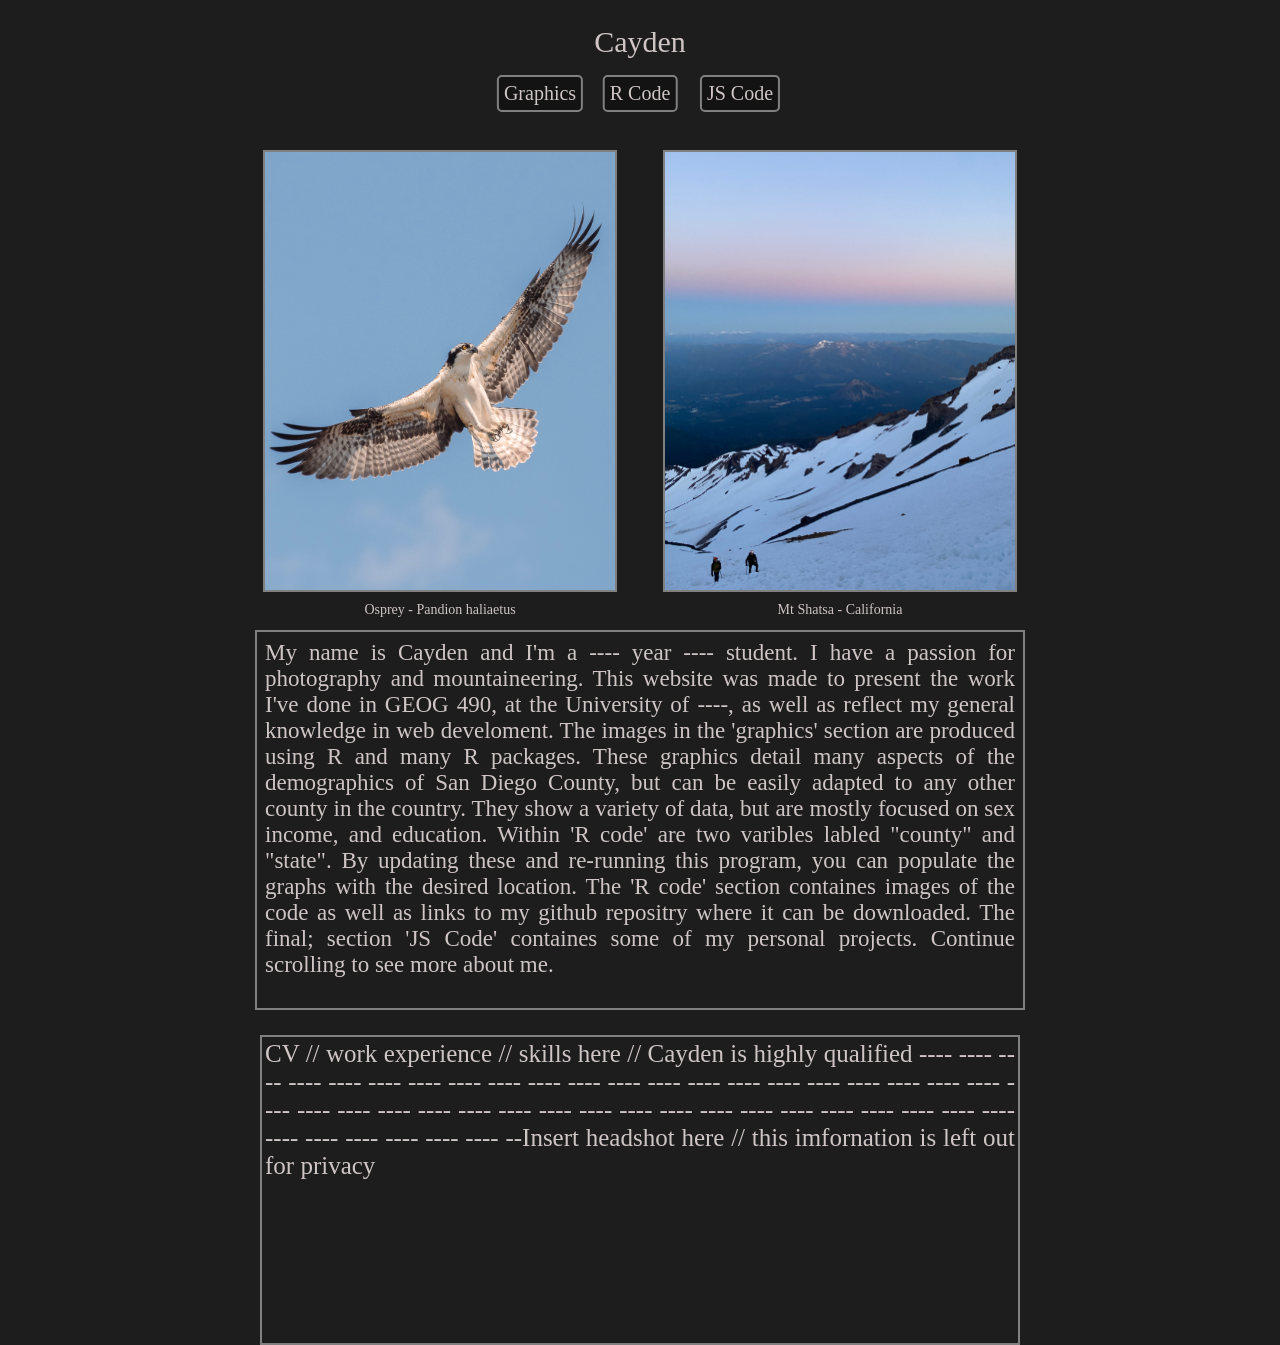
<file: index.html>
<!doctype html>
<html lang="en">
  <head>
    <meta charset="UTF-8" />
    <title>Home Page</title>
    <link rel="stylesheet" href="style.css">
  </head>

  <body>
 
    <a href="figures.html"    id = "csv" >Graphics </a>
    <a href="rCode.html"  id = "code">R Code   </a>
    <a href="fluids.html" id = "code2">JS Code  </a>
    
    <div id = "title">Cayden</div> 

    <div id = "img1">Osprey - Pandion haliaetus </div> 
    <div id = "img2">Mt Shatsa - California</div> 

    <script src = "backend.js"></script>

    <img src="shasta.jpg" id="shasta">
    <img src="bird.jpg"  id="bird" >

    <div id = "one">Description here</div> 
    <div id = "two">Resume CV/ Cover letter</div> 
 

  </body>

</html>
</file>
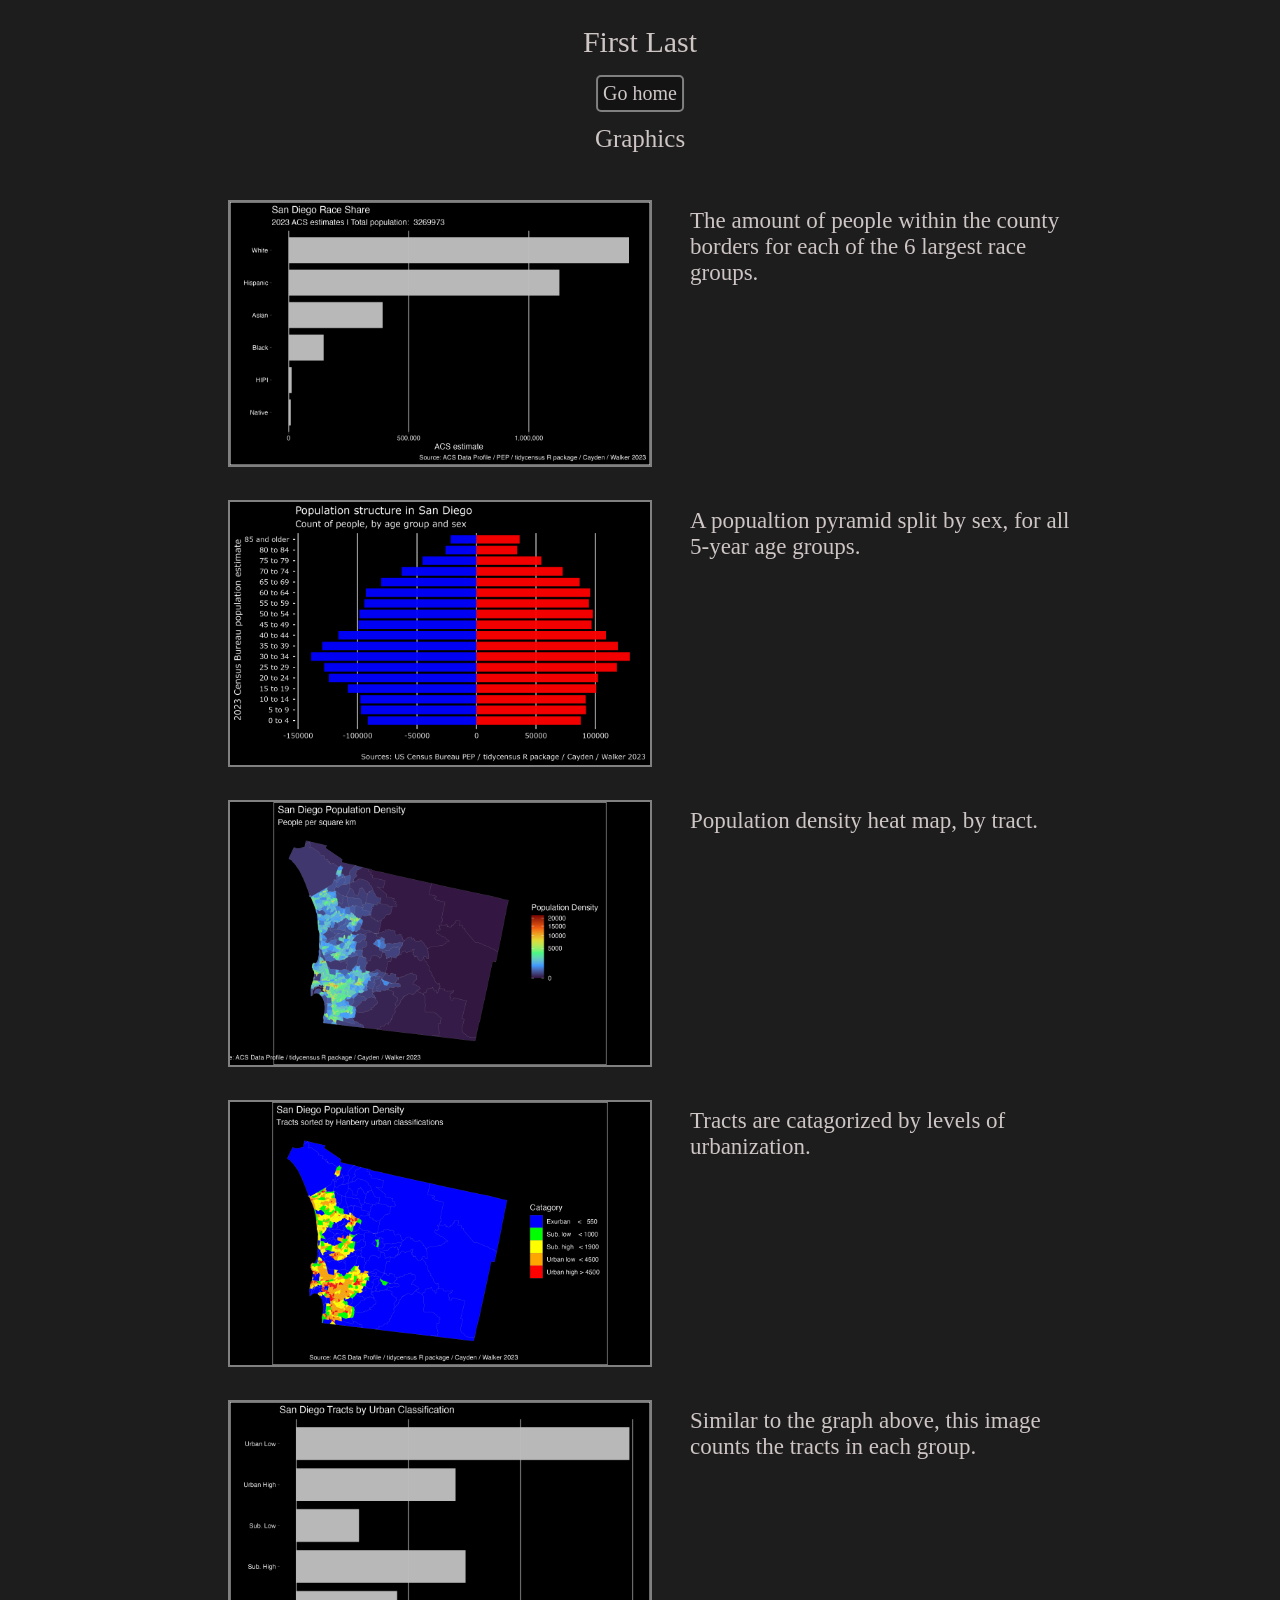
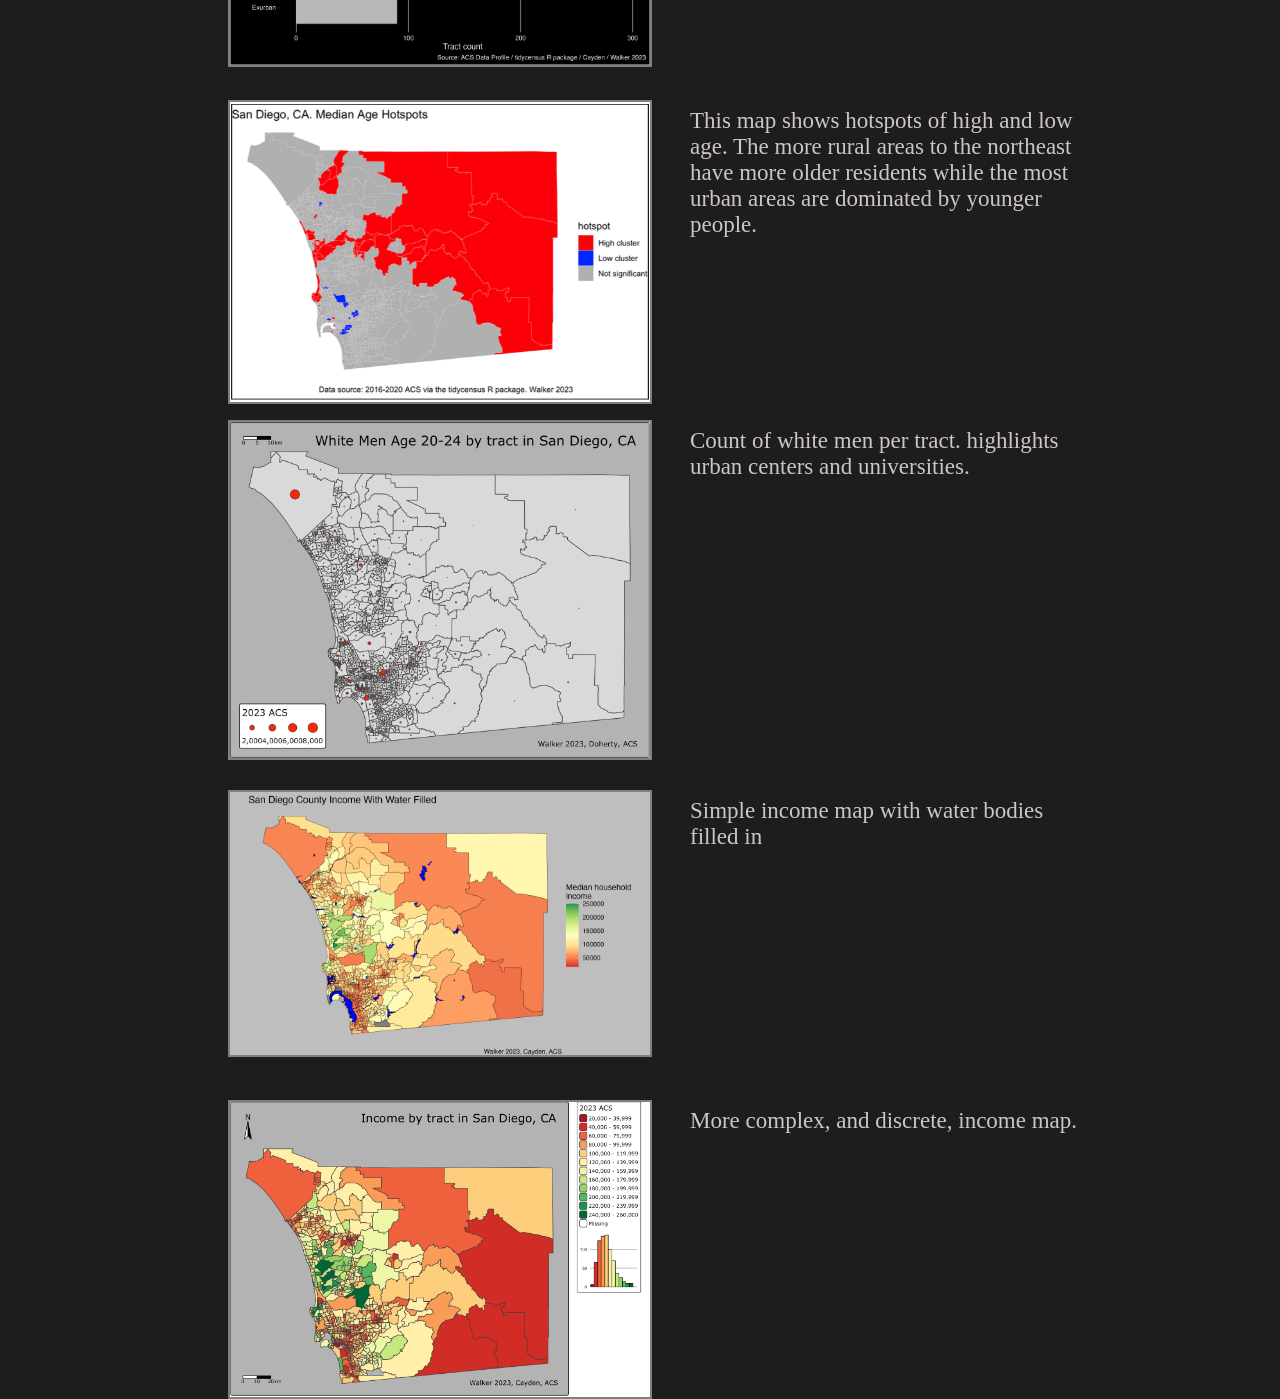
<file: figures.html>
<!doctype html>
<html lang="en">
  <head>
    <meta charset="UTF-8" />
    <title>Graphics</title>
    <link rel="stylesheet" href="style.css">
  </head>

  <body>

    <a href = "index.html" id = "home" >Go home</a>

    <div id = "title"   >First Last</div> 
    <div id = "subTitle">Graphics      </div>  

    <img src="figures/figure1.png"  id="figure1">
    <img src="figures/figure2.png"  id="figure2">
    <img src="figures/figure3.png"  id="figure3">
    <img src="figures/figure4.png"  id="figure4">
    <img src="figures/figure5.png"  id="figure5">
    <img src="figures/figure10.png"  id="figure6">
    <img src="figures/figure7.png"  id="figure7">
    <img src="figures/figure8.png"  id="figure8">
    <img src="figures/figure9.png"  id="figure9">

   

    <div id = "box1">one  </div> 
    <div id = "box2">Two  </div> 
    <div id = "box3">Three</div> 
    <div id = "box4">Four </div>    
    <div id = "box5">Five </div> 
    <div id = "box6">six  </div> 
    <div id = "box7">seven</div> 
    <div id = "box8">eight</div> 
    <div id = "box9">nine</div> 
  




    <script src = "backend.js"></script>
   
  </body>

</html>
</file>
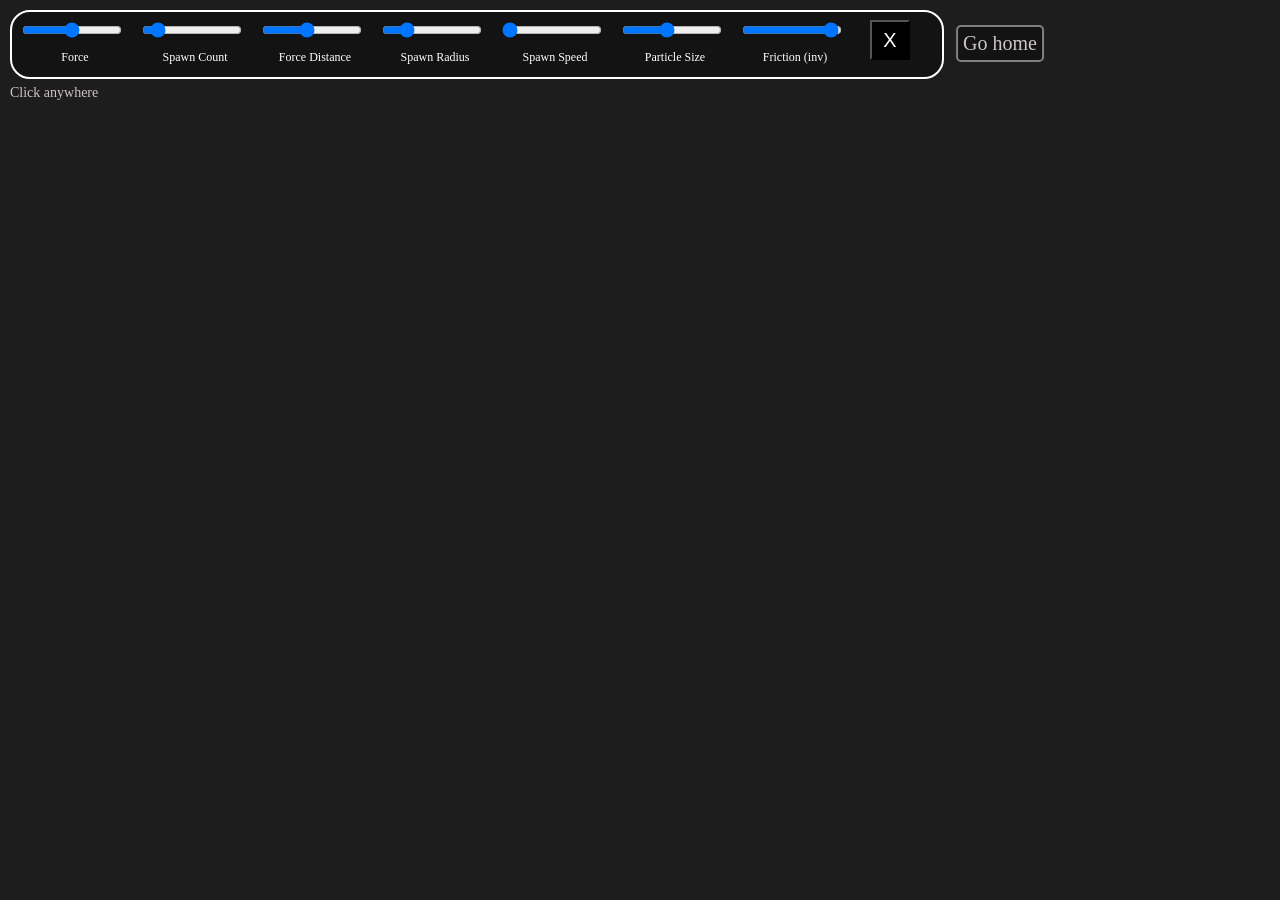
<file: fluids.html>
<!doctype html>
<html lang="en">
  <head>
    <meta charset="UTF-8" />
    <title>fluids</title>
    <link rel="stylesheet" href="fluid.css">
  </head>

  <body>

    <a href="index.html" id = "home">Go home</a>

    <div id = "click"      > Click anywhere    </div> 

    <div class="slider">

      <input 
      type  ="range"
      min   ="0" 
      max   ="100" 
      value ="50" 
      id    ="repulseSlider"
      >

      <input 
      type  ="range"
      min   ="1" 
      max   ="1000" 
      value ="100" 
      id    ="countSlider"
      >

      <input 
      type  ="range"
      min   ="10" 
      max   ="100" 
      value ="50" 
      id    ="forceDistSlider"
      >

      <input 
      type  ="range"
      min   ="0" 
      max   ="200" 
      value ="40" 
      id    ="spawnDistSlider"
      >

      <input 
      type  ="range"
      min   ="0" 
      max   ="100" 
      value ="0" 
      id    ="spawnSpeedSlider"
      >

      <input 
      type  ="range"
      min   ="1" 
      max   ="10" 
      value ="5" 
      id    ="sizeSlider"
      >

      <input 
      type  ="range"
      min   ="950" 
      max   ="1000" 
      value ="998" 
      id    ="frictionSlider"
      >

      <div id = "countLabel"      > Spawn Count    </div> 
      <div id = "repulseLabel"    > Force          </div>
      <div id = "forceDistLabel"  > Force Distance </div> 
      <div id = "spawnDistLabel"  > Spawn Radius   </div>
      <div id = "spawnSpeedLabel" > Spawn Speed    </div> 
      <div id = "sizeLabel"       > Particle Size  </div>
      <div id = "frictionLabel"   > Friction (inv) </div>
      <div id = "back"            >                </div>

      <button id = "clear" > X</button>
    </div>


    <div  class = "bodies"  ></div   >

    <script src = "loop.js" ></script>
  </body>

</html>
</file>
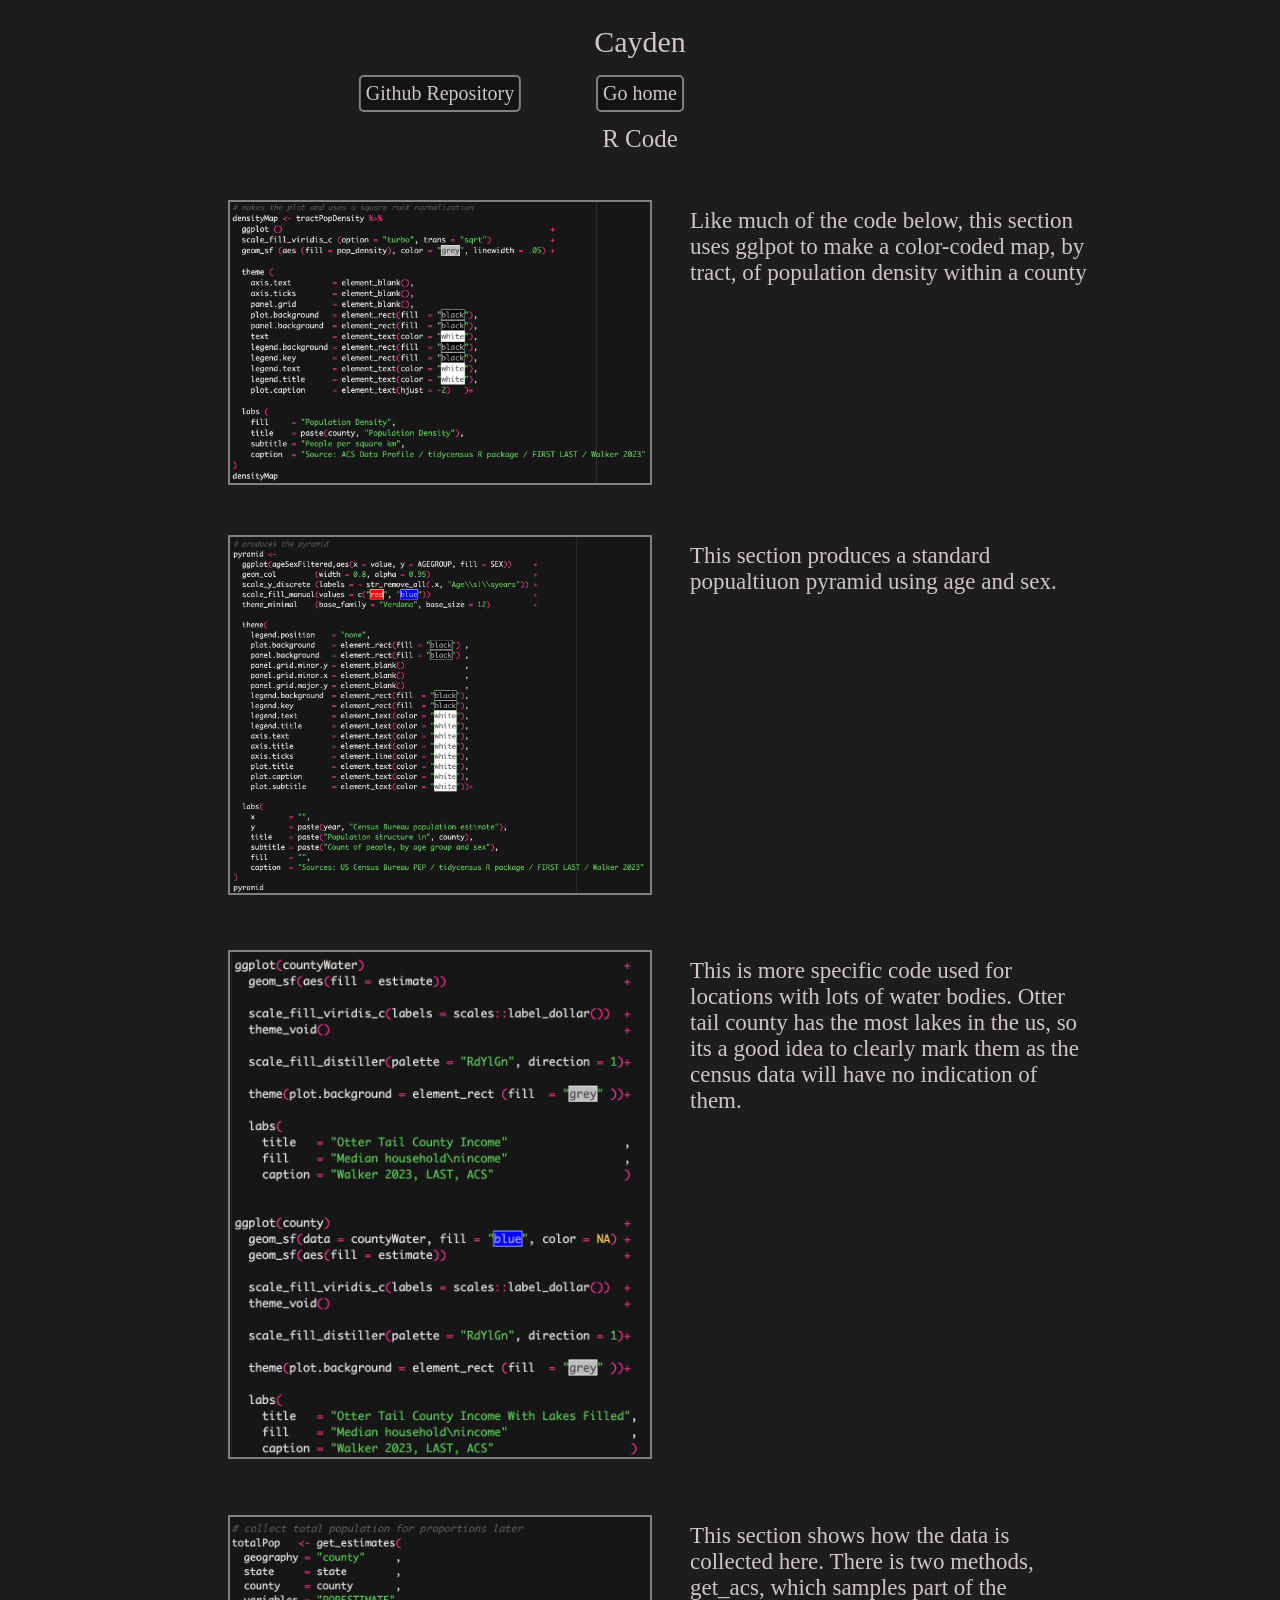
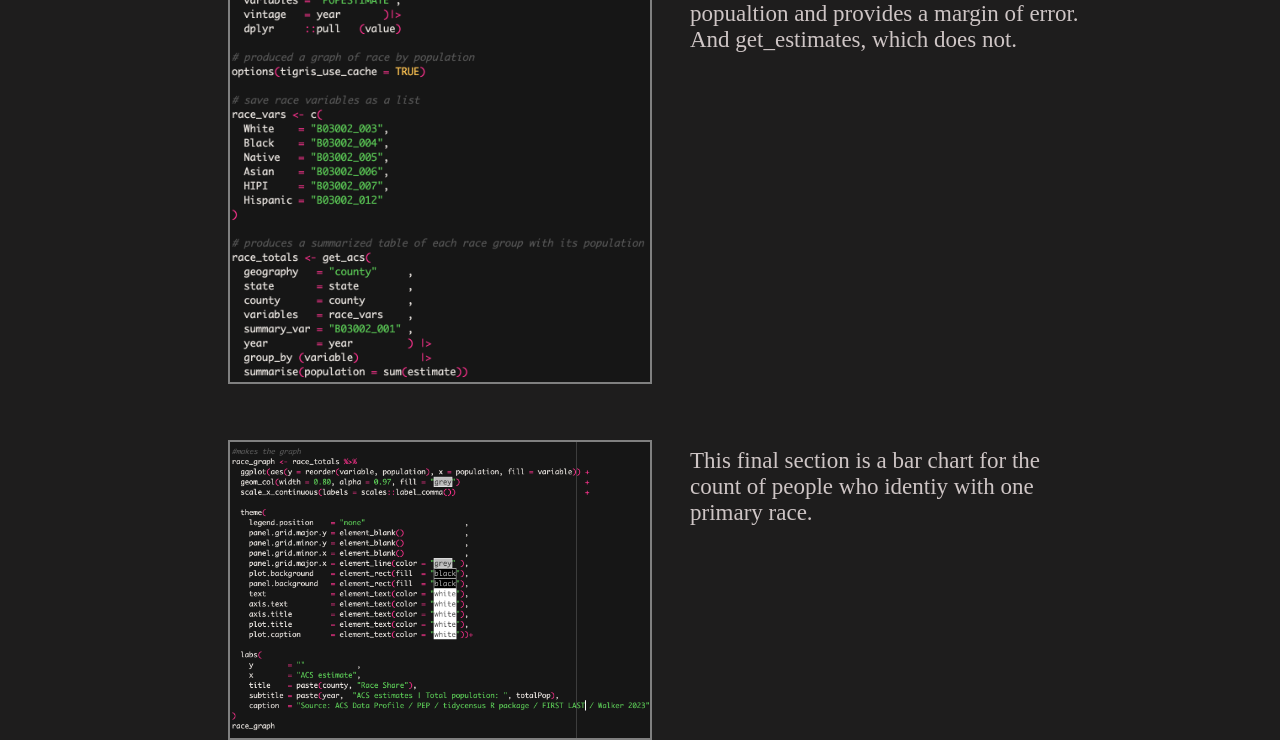
<file: rCode.html>
<!doctype html>
<html lang="en">
  <head>
    <meta charset="UTF-8" />
    <title>R Code</title>
    <link rel="stylesheet" href="style.css">
  </head>

  <body>

    <a href="index.html" id = "home">Go home</a>

    <div id = "title"   >Cayden</div> 
    <div id = "subTitle">R Code    </div>  
    <div id = "subTitle">R Code    </div> 


    <a id = "link" href="https://github.com/c6yden/cayden">Github Repository</a>


    <img src="collect.png" id="collect">
    <img src="density.png" id="density">
    <img src="pyramid.png" id="pyramid">
    <img src="water.png"   id="water"  >
    <img src="race.png"    id="race"   >

    <div id = "des1">One  </div> 
    <div id = "des2">Two  </div> 
    <div id = "des3">Three</div> 
    <div id = "des4">Four </div>    
    <div id = "des5">Five </div> 




    <script src = "backend.js"></script>
   
  </body>

</html>
</file>
<file: style.css>
body { margin: 0; background-color: rgb(30, 29, 29); }

#title{
    position: absolute;
    top:  25px;
    left: -150px;
    font-size: 30px;
    color: rgb(206, 197, 197);
    transform: translate(-50%);
}

#subTitle{
    position: absolute;
    top: 125px;
      left: -150px;
    font-size: 25px;
    color: rgb(206, 197, 197);
    transform: translate(-50%);
}

#home{
    position: absolute;
    top:  75px;
    left: -150px;
    font-size: 20px;
    color: rgb(206, 197, 197);
    transform: translate(-50%);
      background-color: rgba(0,0,0,.36);
        text-decoration: none;
    border: 2px solid grey;
    border-radius: 5px;
    padding: 5px;
      background-color: rgba(0,0,0,.36);
}


#csv{
    position: absolute;
    top:  75px;
    left: -150px;
    font-size: 20px;
    color: rgb(206, 197, 197);
    transform: translate(-50%);
    text-decoration: none;
    border: 2px solid grey;
    border-radius: 5px;
    padding: 5px;
      background-color: rgba(0,0,0,.36);
}


#code{
    position: absolute;
    top:  75px;
    left: -150px;
    font-size: 20px;
    color: rgb(206, 197, 197);
    transform: translate(-50%);
    border-bottom: none;
    text-decoration: none;
    border: 2px solid grey;
    border-radius: 5px;
    padding: 5px;
      background-color: rgba(0,0,0,.36);
}

#code2{
    position: absolute;
    top:  75px;
    left: -150px;
    font-size: 20px;
    color: rgb(206, 197, 197);
    transform: translate(-50%);
    text-decoration: none;
    border: 2px solid grey;
    border-radius: 5px;
    padding: 5px;
      background-color: rgba(0,0,0,.36);
}



#shasta{
    position: absolute;
    top: 150px;
    width: 350px;
    left: -300px;
    aspect-ratio: 4 / 5;
    object-fit: cover;
    border: 2px solid grey;
    transform: translate(-50%);
}

#bird{
    position: absolute;
    top: 150px;
    width: 350px;
    aspect-ratio: 4 / 5;
    object-fit: cover;
    left: -300px;
    border: 2px solid grey;
    transform: translate(-50%);
}

#one{
    position: absolute;
    height: 360px;
    top:  630px;
    left: -150px;
    width: 750px;
    font-size: 23px;
    color: rgb(206, 197, 197);
    transform: translate(-50%);
    border: 2px solid grey;
    padding: 8px;
    text-align: justify;
}

#two{
    position: absolute;
    height: 300px;
    width: 750px;
    top:  1035px;
    left: -150px;
    font-size: 25px;
    padding: 8px;
    color: rgb(206, 197, 197);
    transform: translate(-50%);
    border: 2px solid grey;
    padding: 3px;
    text-align: justify;
}


#img1{
    position: absolute;
    top:  602px;
    left: -150px;
    font-size: 14px;
    color: rgb(206, 197, 197);
    transform: translate(-50%);

}

#img2{
    position: absolute;
    top:  602px;
    left: -150px;
    font-size: 14px;
    color: rgb(206, 197, 197);
    transform: translate(-50%);

}













#density{
    position: absolute;
    top: 200px;
    width: 420px; 
    left: -300px;
    border: 2px solid grey;
    transform: translate(-50%);
}

#pyramid{
    position: absolute;
    top: 535px;
    width: 420px;
    object-fit: cover;
    left: -300px;
    border: 2px solid grey;
    transform: translate(-50%);

}

#water{
  position: absolute;
    top: 950px;
    width: 420px; 
    object-fit: cover;
    left: -300px;
    border: 2px solid grey;
    transform: translate(-50%);
}

#collect{
  position: absolute;
    top: 1515px;
    width: 420px;
    object-fit: cover;
    left: -300px;
    border: 2px solid grey;
    transform: translate(-50%);
}



#race{
  position: absolute;
    top: 2040px;
    width: 420px;
    object-fit: cover;
    left: -300px;
    border: 2px solid grey;
    transform: translate(-50%);
}




#link{
    position: absolute;
    top:  75px;
    left: -150px;
    font-size: 20px;
    color: rgb(206, 197, 197);
    transform: translate(-50%);
    text-decoration: none;
    border: 2px solid grey;
    border-radius: 5px;
    padding: 5px;
    background-color: rgba(0,0,0,.36);
}







#des1{
    position: absolute;
    top:  200px;
    left: -150px;
    width: 400px;
    font-size: 23px;
    color: rgb(206, 197, 197);
    transform: translate(-50%);
    padding: 8px;
}

#des2{
    position: absolute;
    top: 535px;
    left: -150px;
    width: 400px;    
    font-size: 23px;
    color: rgb(206, 197, 197);
    transform: translate(-50%);
    padding: 8px;
}

#des3{
    position: absolute;
    top: 950px ;
    left: -150px;
    width: 400px;    
    font-size: 23px;
    color: rgb(206, 197, 197);
    transform: translate(-50%);
    padding: 8px;
}

#des4{
    position: absolute;
    top:  1515px;
    left: -150px;
    width: 400px;    
    font-size: 23px;
    color: rgb(206, 197, 197);
    transform: translate(-50%);
    padding: 8px;
}

#des5{
    position: absolute;
    top:  2040px;
    left: -150px;
    width: 400px;
    font-size: 23px;
    color: rgb(206, 197, 197);
    transform: translate(-50%);
    padding: 8px;
}






















#figure1{
  position: absolute;
    top: 200px;
    width: 420px; 
    object-fit: cover;
    left: -300px;
    border: 2px solid grey;
    transform: translate(-50%);
}
#box1{
    position: absolute;
    top:  200px;
    left: -150px;
    width: 400px;
    font-size: 23px;
    color: rgb(206, 197, 197);
    transform: translate(-50%);
    padding: 8px;
}


#figure2{
  position: absolute;
    top: 500px;
    width: 420px; 
    object-fit: cover;
    left: -300px;
    border: 2px solid grey;
    transform: translate(-50%);
}
#box2{
    position: absolute;
    top:  500px;
    left: -150px;
    width: 400px;
    font-size: 23px;
    color: rgb(206, 197, 197);
    transform: translate(-50%);
    padding: 8px;
}


#figure3{
  position: absolute;
    top: 800px;
    width: 420px; 
    object-fit: cover;
    left: -300px;
    border: 2px solid grey;
    transform: translate(-50%);
}
#box3{
    position: absolute;
    top:  800px;
    left: -150px;
    width: 400px;
    font-size: 23px;
    color: rgb(206, 197, 197);
    transform: translate(-50%);
    padding: 8px;
}


#figure4{
  position: absolute;
    top: 1100px;
    width: 420px; 
    object-fit: cover;
    left: -300px;
    border: 2px solid grey;
    transform: translate(-50%);
}
#box4{
    position: absolute;
    top:  1100px;
    left: -150px;
    width: 400px;
    font-size: 23px;
    color: rgb(206, 197, 197);
    transform: translate(-50%);
    padding: 8px;
}


#figure5{
  position: absolute;
    top: 1400px;
    width: 420px; 
    object-fit: cover;
    left: -300px;
    border: 2px solid grey;
    transform: translate(-50%);
}
#box5{
    position: absolute;
    top:  1400px;
    left: -150px;
    width: 400px;
    font-size: 23px;
    color: rgb(206, 197, 197);
    transform: translate(-50%);
    padding: 8px;
}


#figure6{
  position: absolute;
    top: 1700px;
    width: 420px; 
    object-fit: cover;
    left: -300px;
    border: 2px solid grey;
    transform: translate(-50%);
}
#box6{
    position: absolute;
    top:  1700px;
    left: -150px;
    width: 400px;
    font-size: 23px;
    color: rgb(206, 197, 197);
    transform: translate(-50%);
    padding: 8px;
}


#figure7{
  position: absolute;
    top: 2020px;
    width: 420px; 
    object-fit: cover;
    left: -300px;
    border: 2px solid grey;
    transform: translate(-50%);
}
#box7{
    position: absolute;
    top:  2020px;
    left: -150px;
    width: 400px;
    font-size: 23px;
    color: rgb(206, 197, 197);
    transform: translate(-50%);
    padding: 8px;
}


#figure8{
  position: absolute;
    top: 2390px;
    width: 420px; 
    object-fit: cover;
    left: -300px;
    border: 2px solid grey;
    transform: translate(-50%);
}
#box8{
    position: absolute;
    top:  2390px;
    left: -150px;
    width: 400px;
    font-size: 23px;
    color: rgb(206, 197, 197);
    transform: translate(-50%);
    padding: 8px;
}

#figure9{
  position: absolute;
    top: 2700px;
    width: 420px; 
    object-fit: cover;
    left: -300px;
    border: 2px solid grey;
    transform: translate(-50%);
}
#box9{
    position: absolute;
    top:  2700px;
    left: -150px;
    width: 400px;
    font-size: 23px;
    color: rgb(206, 197, 197);
    transform: translate(-50%);
    padding: 8px;
}
</file>
<file: fluid.css>
body { margin: 0; background-color: rgb(30, 29, 29); }

.bodies * {
    border-radius: 50%;
    position: absolute; 
    background-color: grey;
    transform: translate(-50%, -50%);
}

.slider * {
    position: absolute;
    z-index:        10;
    color:     white;
    width: 100px;
    text-align: center;
    font-size: 12px;
}
#repulseSlider    { left:  20px; top: 20px; }
#countSlider      { left: 140px; top: 20px; }
#forceDistSlider  { left: 260px; top: 20px; }
#spawnDistSlider  { left: 380px; top: 20px; }
#spawnSpeedSlider { left: 500px; top: 20px; }
#sizeSlider       { left: 620px; top: 20px; }
#frictionSlider   { left: 740px; top: 20px; }

#repulseLabel     { left:  25px; top: 50px; }
#countLabel       { left: 145px; top: 50px; }
#forceDistLabel   { left: 265px; top: 50px; }
#spawnDistLabel   { left: 385px; top: 50px; }
#spawnSpeedLabel  { left: 505px; top: 50px; }
#sizeLabel        { left: 625px; top: 50px; }
#frictionLabel    { left: 745px; top: 50px; }


#clear {
    left: 870px; 
    top: 20px;
    width: 40px;
    height: 40px;
    background-color: black;
    font-size: 20px;
}

#back {
    border-radius:       20px;
    border: 2px solid white;
    height:              65px;
    width:              930px;
    left:                10px;
    top:                 10px;
    z-index: 5;
    background-color: rgba(0,0,0,.36);
}

#home{
    position: absolute;
    left: 1000px;
    top: 25px;
    font-size: 20px;
    color: rgb(206, 197, 197);
    transform: translate(-50%);
    text-decoration: none;
    border: 2px solid grey;
    border-radius: 5px;
    padding: 5px;
    z-index: 5;
    background-color: rgba(0,0,0,.36);
}


#click{
    position: absolute;
    top: 85px;
    left: 10px;
    font-size: 14px;
    color: rgb(206, 197, 197);

    text-decoration: none;
    z-index: 5;

}
</file>
